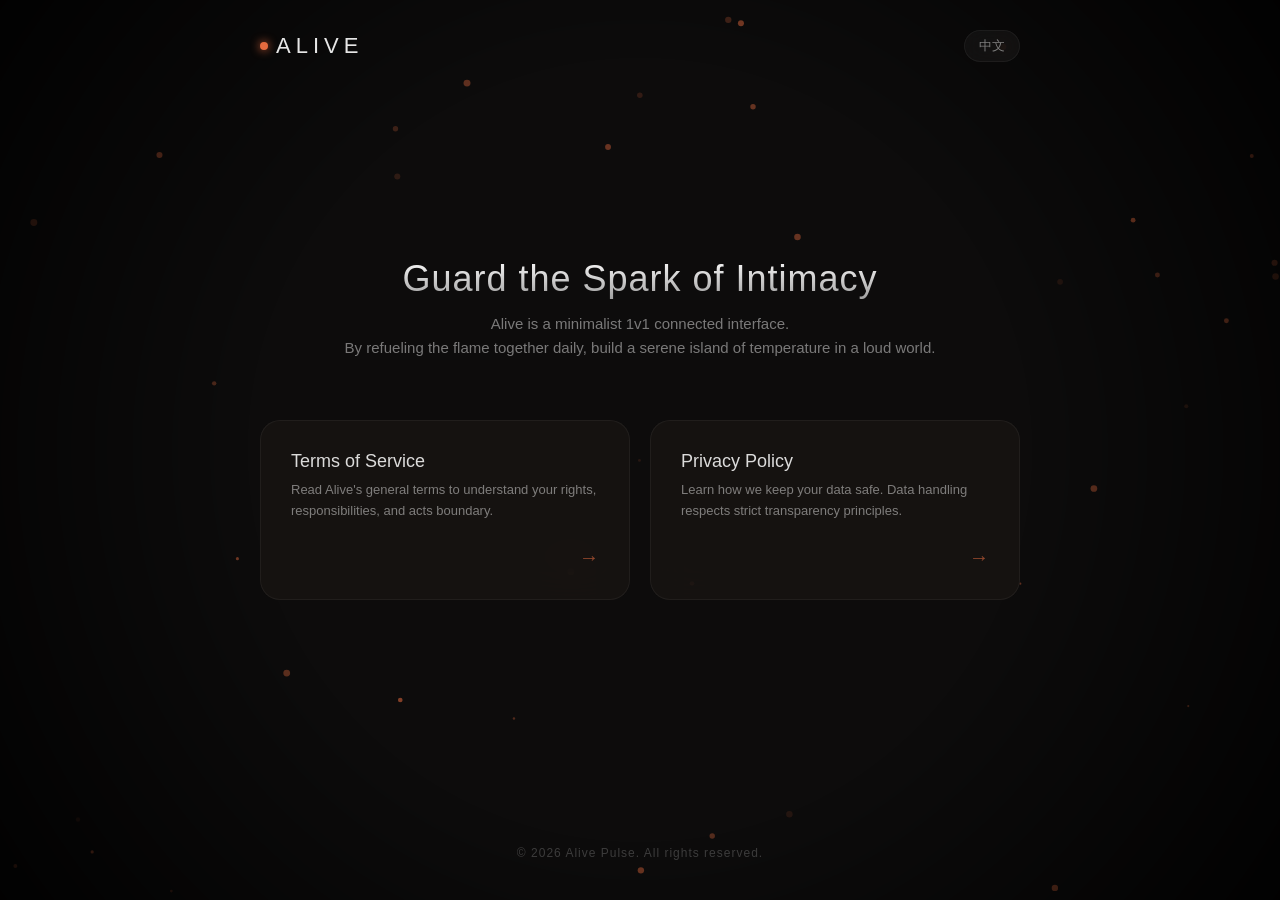
<file: index.html>
<!DOCTYPE html>
<html>
<head>
    <script>
        window.onload = function() {
            var userLang = navigator.language || navigator.userLanguage; 
            if (userLang.startsWith('zh')) {
                window.location.href = './zh/index.html';
            } else {
                window.location.href = './en/index.html';
            }
        }
    </script>
</head>
<body>
</body>
</html>
</file>
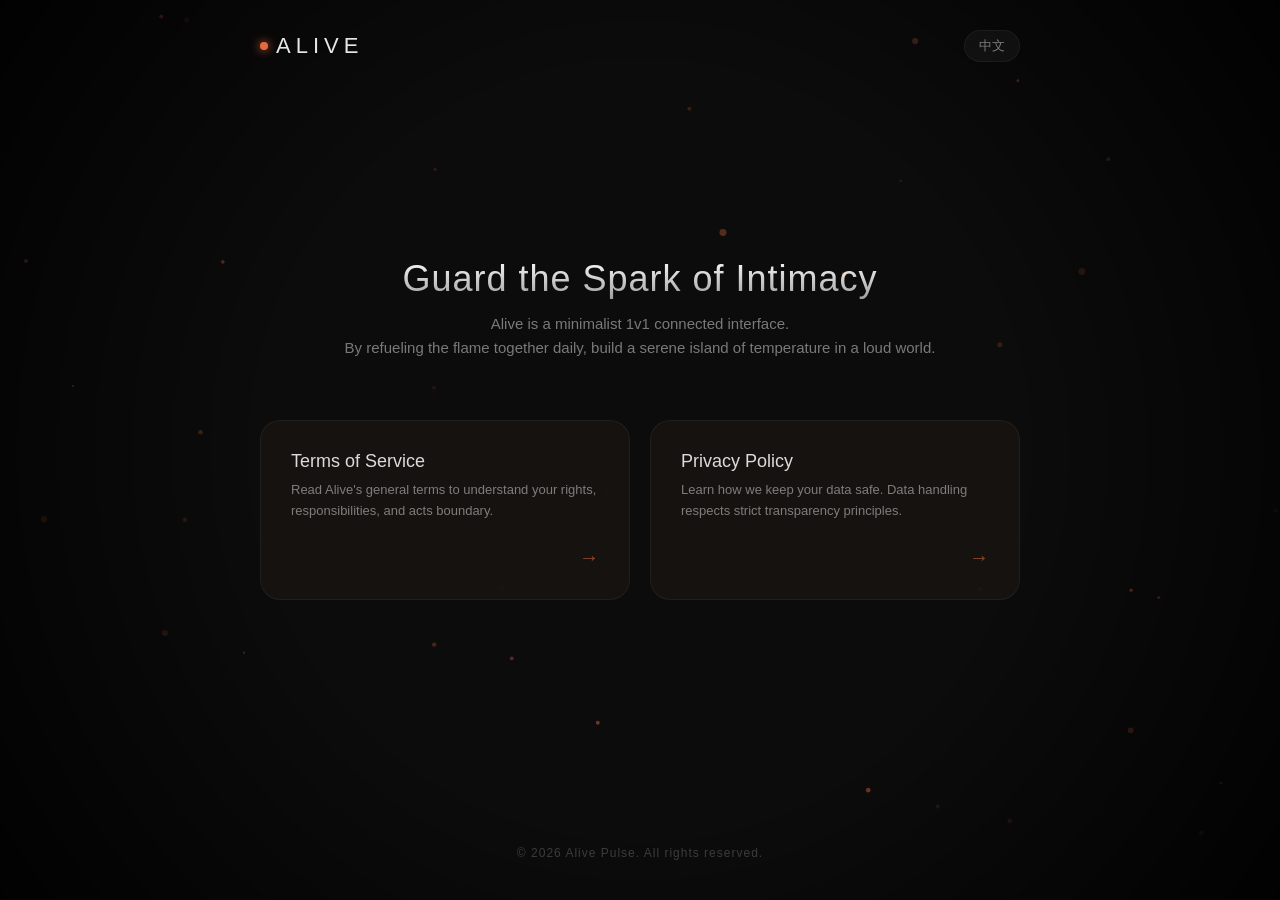
<file: en/index.html>
<!DOCTYPE html>
<html lang="en">
<head>
    <meta charset="UTF-8">
    <meta name="viewport" content="width=device-width, initial-scale=1.0">
    <title>Alive - 1v1 Intimacy Connect</title>
    <link rel="stylesheet" href="../assets/style.css">
    <script src="../assets/script.js" defer></script>
</head>
<body>
    <canvas id="bg-canvas"></canvas>
    <div class="vignette"></div>

    <header>
        <div class="logo">Alive</div>
        <div class="lang-switch" onclick="window.location.href='../zh/index.html'">中文</div>
    </header>

    <div class="container">
        <h1>Guard the Spark of Intimacy</h1>
        <p class="subtitle">Alive is a minimalist 1v1 connected interface.<br>By refueling the flame together daily, build a serene island of temperature in a loud world.</p>

        <div class="links-grid">
            <a href="agreement.html" class="card">
                <div>
                    <div class="card-title">Terms of Service</div>
                    <div class="card-desc">Read Alive's general terms to understand your rights, responsibilities, and acts boundary.</div>
                </div>
                <div class="card-arrow">→</div>
            </a>

            <a href="privacy.html" class="card">
                <div>
                    <div class="card-title">Privacy Policy</div>
                    <div class="card-desc">Learn how we keep your data safe. Data handling respects strict transparency principles.</div>
                </div>
                <div class="card-arrow">→</div>
            </a>
        </div>
    </div>

    <footer>
        © 2026 Alive Pulse. All rights reserved.
    </footer>
</body>
</html>
</file>
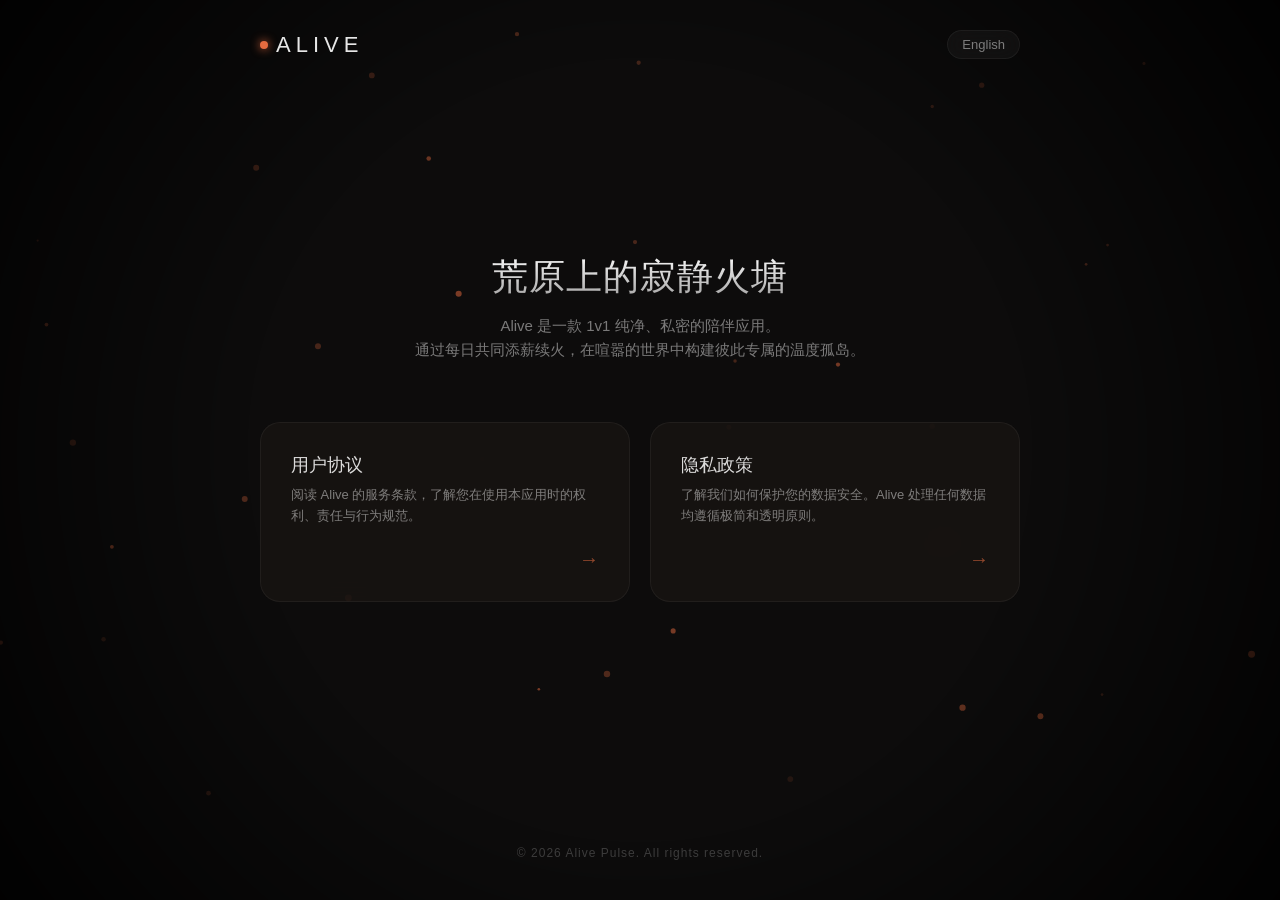
<file: zh/index.html>
<!DOCTYPE html>
<html lang="zh">
<head>
    <meta charset="UTF-8">
    <meta name="viewport" content="width=device-width, initial-scale=1.0">
    <title>Alive - 1v1 陪伴极简应用</title>
    <link rel="stylesheet" href="../assets/style.css">
    <script src="../assets/script.js" defer></script>
</head>
<body>
    <canvas id="bg-canvas"></canvas>
    <div class="vignette"></div>

    <header>
        <div class="logo">Alive</div>
        <div class="lang-switch" onclick="window.location.href='../en/index.html'">English</div>
    </header>

    <div class="container">
        <h1>荒原上的寂静火塘</h1>
        <p class="subtitle">Alive 是一款 1v1 纯净、私密的陪伴应用。<br>通过每日共同添薪续火，在喧嚣的世界中构建彼此专属的温度孤岛。</p>

        <div class="links-grid">
            <a href="agreement.html" class="card">
                <div>
                    <div class="card-title">用户协议</div>
                    <div class="card-desc">阅读 Alive 的服务条款，了解您在使用本应用时的权利、责任与行为规范。</div>
                </div>
                <div class="card-arrow">→</div>
            </a>

            <a href="privacy.html" class="card">
                <div>
                    <div class="card-title">隐私政策</div>
                    <div class="card-desc">了解我们如何保护您的数据安全。Alive 处理任何数据均遵循极简和透明原则。</div>
                </div>
                <div class="card-arrow">→</div>
            </a>
        </div>
    </div>

    <footer>
        © 2026 Alive Pulse. All rights reserved.
    </footer>
</body>
</html>
</file>
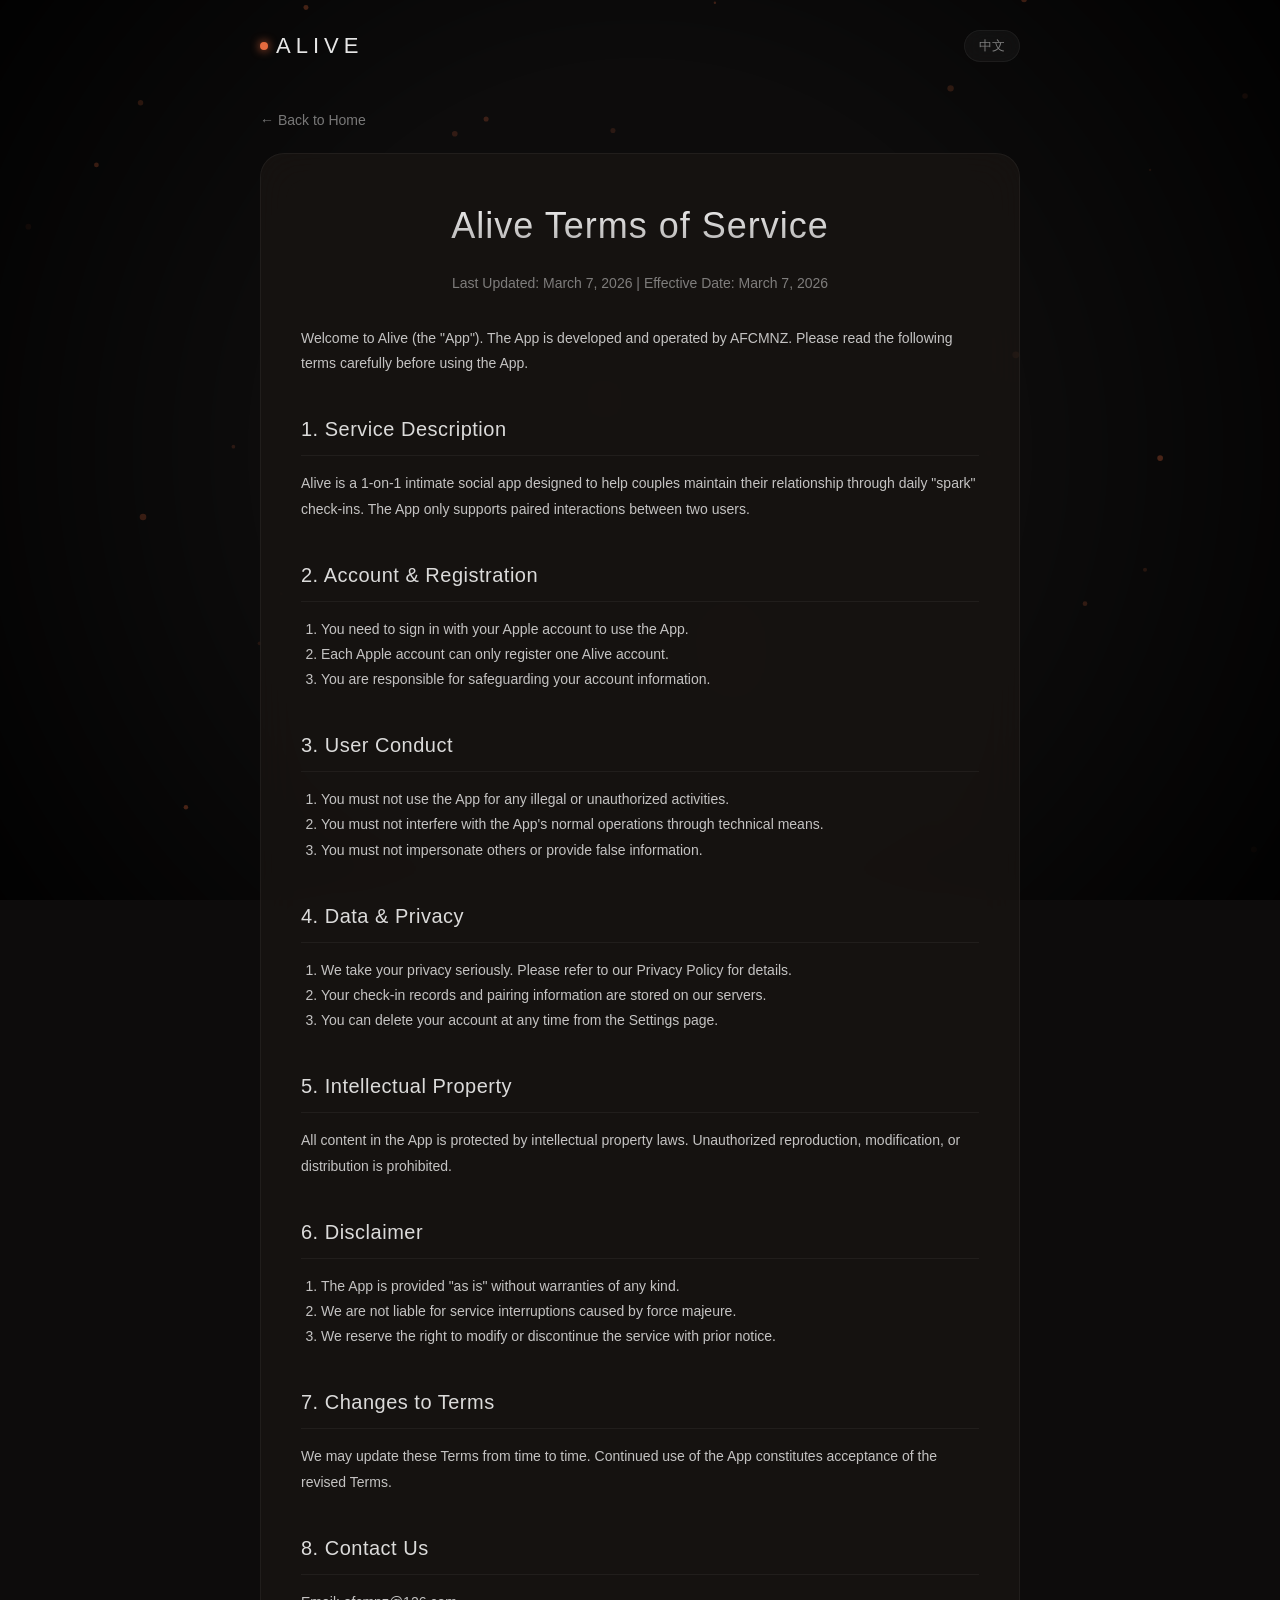
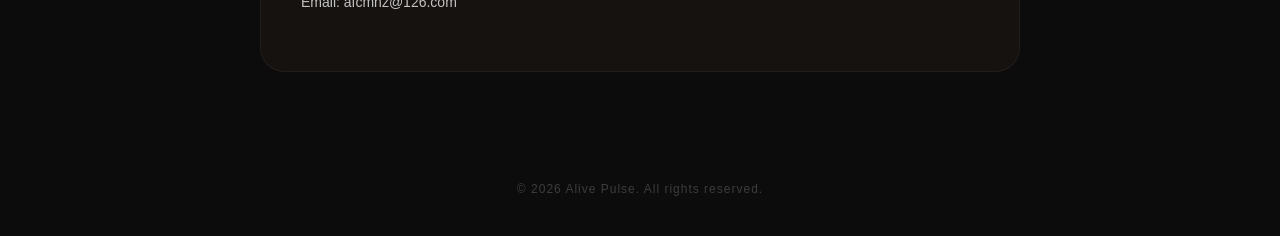
<file: en/agreement.html>
<!DOCTYPE html>
<html lang="en">
<head>
    <meta charset="UTF-8">
    <meta name="viewport" content="width=device-width, initial-scale=1.0">
    <title>Terms of Service - Alive</title>
    <link rel="stylesheet" href="../assets/style.css">
    <script src="../assets/script.js" defer></script>
</head>
<body>
    <canvas id="bg-canvas"></canvas>
    <div class="vignette"></div>

    <header>
        <div class="logo">Alive</div>
        <div class="lang-switch" onclick="window.location.href='../zh/agreement.html'">中文</div>
    </header>

    <div class="container">
        <a href="index.html" class="back-btn">← Back to Home</a>
        
        <div class="policy-box">
            <h1>Alive Terms of Service</h1>
            <p style="text-align: center; color: var(--text-secondary); margin-bottom: 30px;">Last Updated: March 7, 2026 | Effective Date: March 7, 2026</p>

            <p>Welcome to Alive (the "App"). The App is developed and operated by AFCMNZ. Please read the following terms carefully before using the App.</p>

            <h2>1. Service Description</h2>
            <p>Alive is a 1-on-1 intimate social app designed to help couples maintain their relationship through daily "spark" check-ins. The App only supports paired interactions between two users.</p>

            <h2>2. Account & Registration</h2>
            <ol>
                <li>You need to sign in with your Apple account to use the App.</li>
                <li>Each Apple account can only register one Alive account.</li>
                <li>You are responsible for safeguarding your account information.</li>
            </ol>

            <h2>3. User Conduct</h2>
            <ol>
                <li>You must not use the App for any illegal or unauthorized activities.</li>
                <li>You must not interfere with the App's normal operations through technical means.</li>
                <li>You must not impersonate others or provide false information.</li>
            </ol>

            <h2>4. Data & Privacy</h2>
            <ol>
                <li>We take your privacy seriously. Please refer to our Privacy Policy for details.</li>
                <li>Your check-in records and pairing information are stored on our servers.</li>
                <li>You can delete your account at any time from the Settings page.</li>
            </ol>

            <h2>5. Intellectual Property</h2>
            <p>All content in the App is protected by intellectual property laws. Unauthorized reproduction, modification, or distribution is prohibited.</p>

            <h2>6. Disclaimer</h2>
            <ol>
                <li>The App is provided "as is" without warranties of any kind.</li>
                <li>We are not liable for service interruptions caused by force majeure.</li>
                <li>We reserve the right to modify or discontinue the service with prior notice.</li>
            </ol>

            <h2>7. Changes to Terms</h2>
            <p>We may update these Terms from time to time. Continued use of the App constitutes acceptance of the revised Terms.</p>

            <h2>8. Contact Us</h2>
            <p>Email: afcmnz@126.com</p>
        </div>
    </div>

    <footer>
        © 2026 Alive Pulse. All rights reserved.
    </footer>
</body>
</html>
</file>
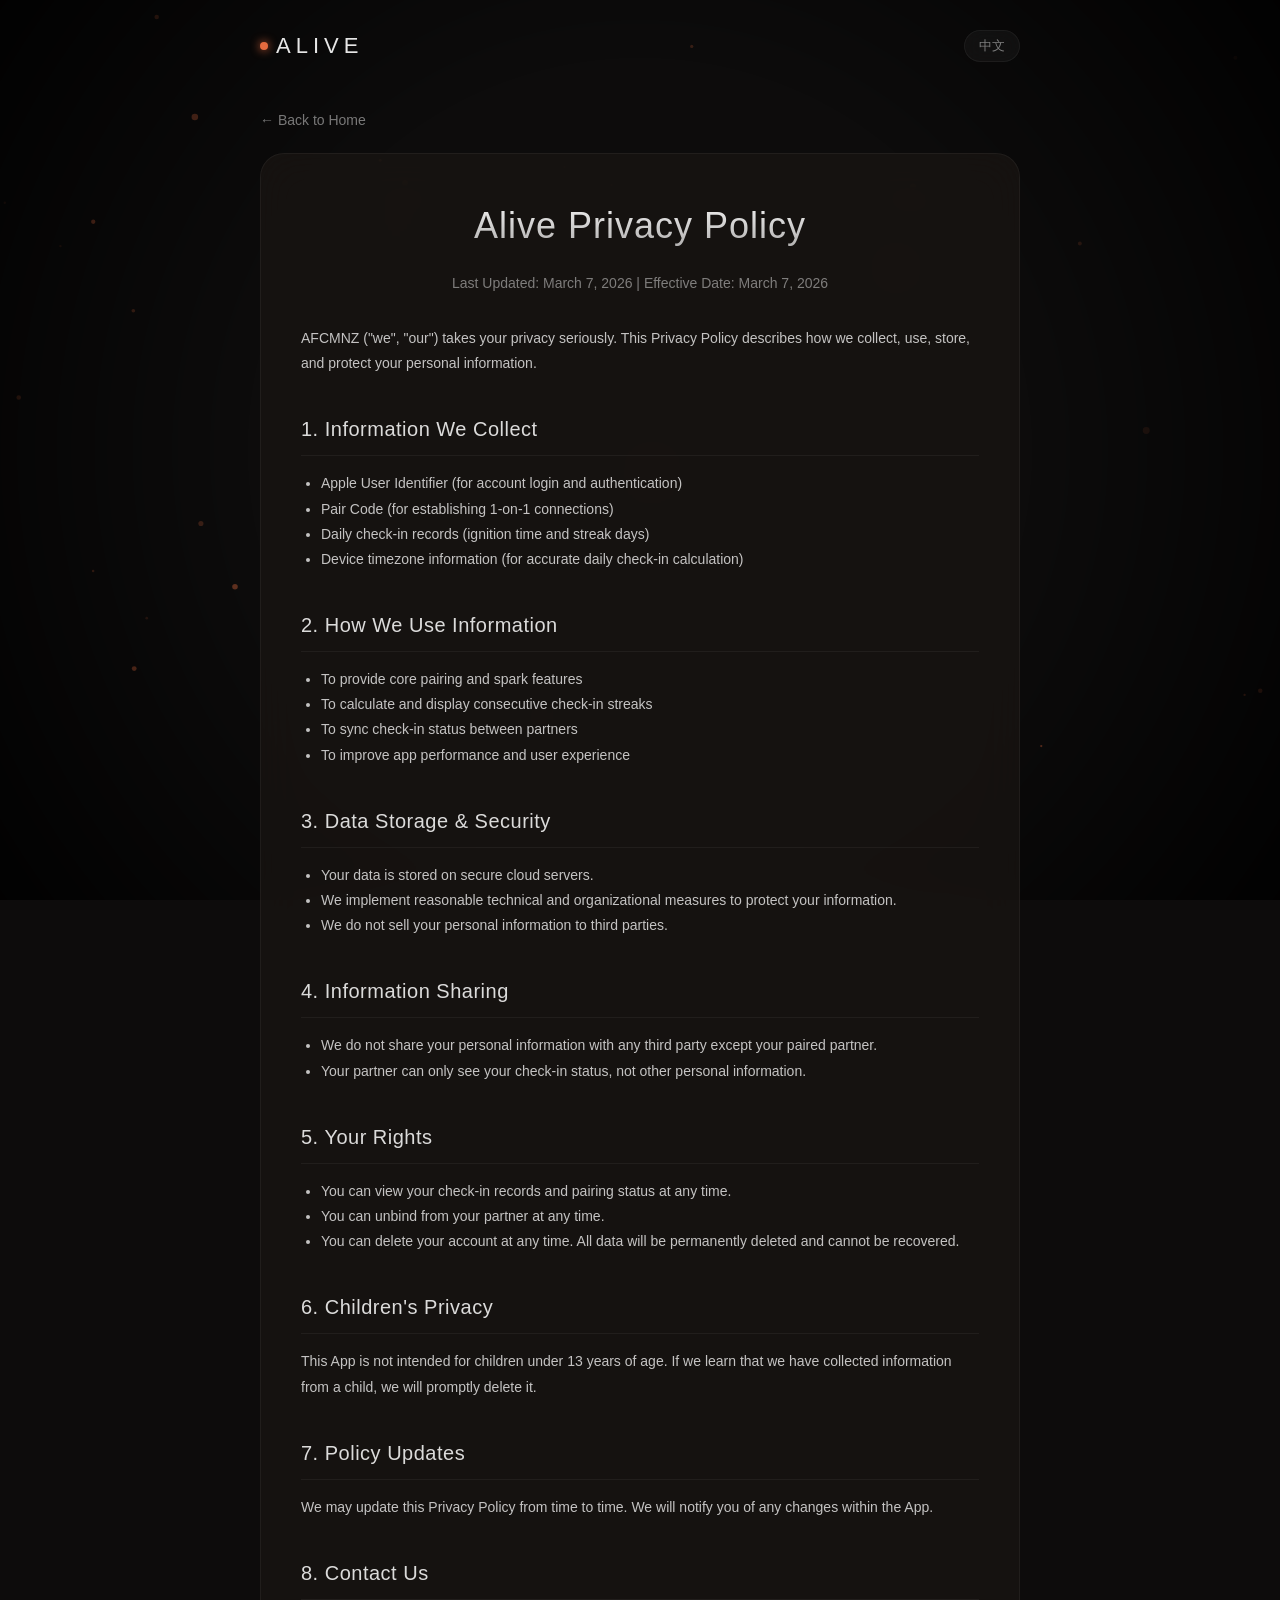
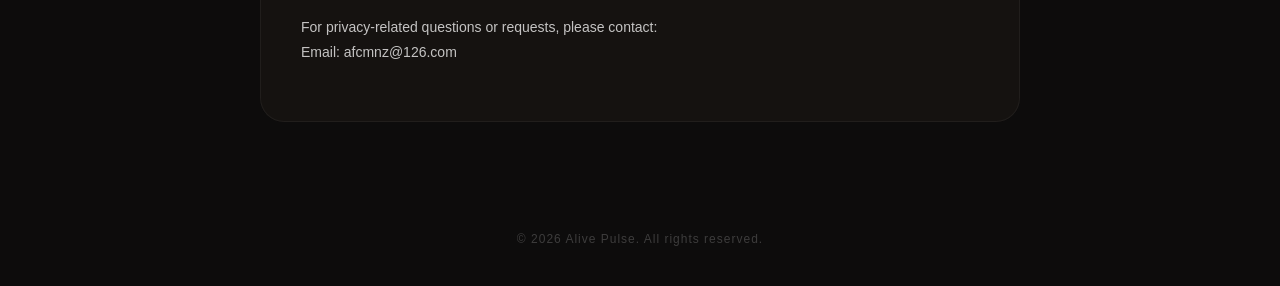
<file: en/privacy.html>
<!DOCTYPE html>
<html lang="en">
<head>
    <meta charset="UTF-8">
    <meta name="viewport" content="width=device-width, initial-scale=1.0">
    <title>Privacy Policy - Alive</title>
    <link rel="stylesheet" href="../assets/style.css">
    <script src="../assets/script.js" defer></script>
</head>
<body>
    <canvas id="bg-canvas"></canvas>
    <div class="vignette"></div>

    <header>
        <div class="logo">Alive</div>
        <div class="lang-switch" onclick="window.location.href='../zh/privacy.html'">中文</div>
    </header>

    <div class="container">
        <a href="index.html" class="back-btn">← Back to Home</a>
        
        <div class="policy-box">
            <h1>Alive Privacy Policy</h1>
            <p style="text-align: center; color: var(--text-secondary); margin-bottom: 30px;">Last Updated: March 7, 2026 | Effective Date: March 7, 2026</p>

            <p>AFCMNZ ("we", "our") takes your privacy seriously. This Privacy Policy describes how we collect, use, store, and protect your personal information.</p>

            <h2>1. Information We Collect</h2>
            <ul>
                <li>Apple User Identifier (for account login and authentication)</li>
                <li>Pair Code (for establishing 1-on-1 connections)</li>
                <li>Daily check-in records (ignition time and streak days)</li>
                <li>Device timezone information (for accurate daily check-in calculation)</li>
            </ul>

            <h2>2. How We Use Information</h2>
            <ul>
                <li>To provide core pairing and spark features</li>
                <li>To calculate and display consecutive check-in streaks</li>
                <li>To sync check-in status between partners</li>
                <li>To improve app performance and user experience</li>
            </ul>

            <h2>3. Data Storage & Security</h2>
            <ul>
                <li>Your data is stored on secure cloud servers.</li>
                <li>We implement reasonable technical and organizational measures to protect your information.</li>
                <li>We do not sell your personal information to third parties.</li>
            </ul>

            <h2>4. Information Sharing</h2>
            <ul>
                <li>We do not share your personal information with any third party except your paired partner.</li>
                <li>Your partner can only see your check-in status, not other personal information.</li>
            </ul>

            <h2>5. Your Rights</h2>
            <ul>
                <li>You can view your check-in records and pairing status at any time.</li>
                <li>You can unbind from your partner at any time.</li>
                <li>You can delete your account at any time. All data will be permanently deleted and cannot be recovered.</li>
            </ul>

            <h2>6. Children's Privacy</h2>
            <p>This App is not intended for children under 13 years of age. If we learn that we have collected information from a child, we will promptly delete it.</p>

            <h2>7. Policy Updates</h2>
            <p>We may update this Privacy Policy from time to time. We will notify you of any changes within the App.</p>

            <h2>8. Contact Us</h2>
            <p>For privacy-related questions or requests, please contact:<br>
            Email: afcmnz@126.com</p>
        </div>
    </div>

    <footer>
        © 2026 Alive Pulse. All rights reserved.
    </footer>
</body>
</html>
</file>
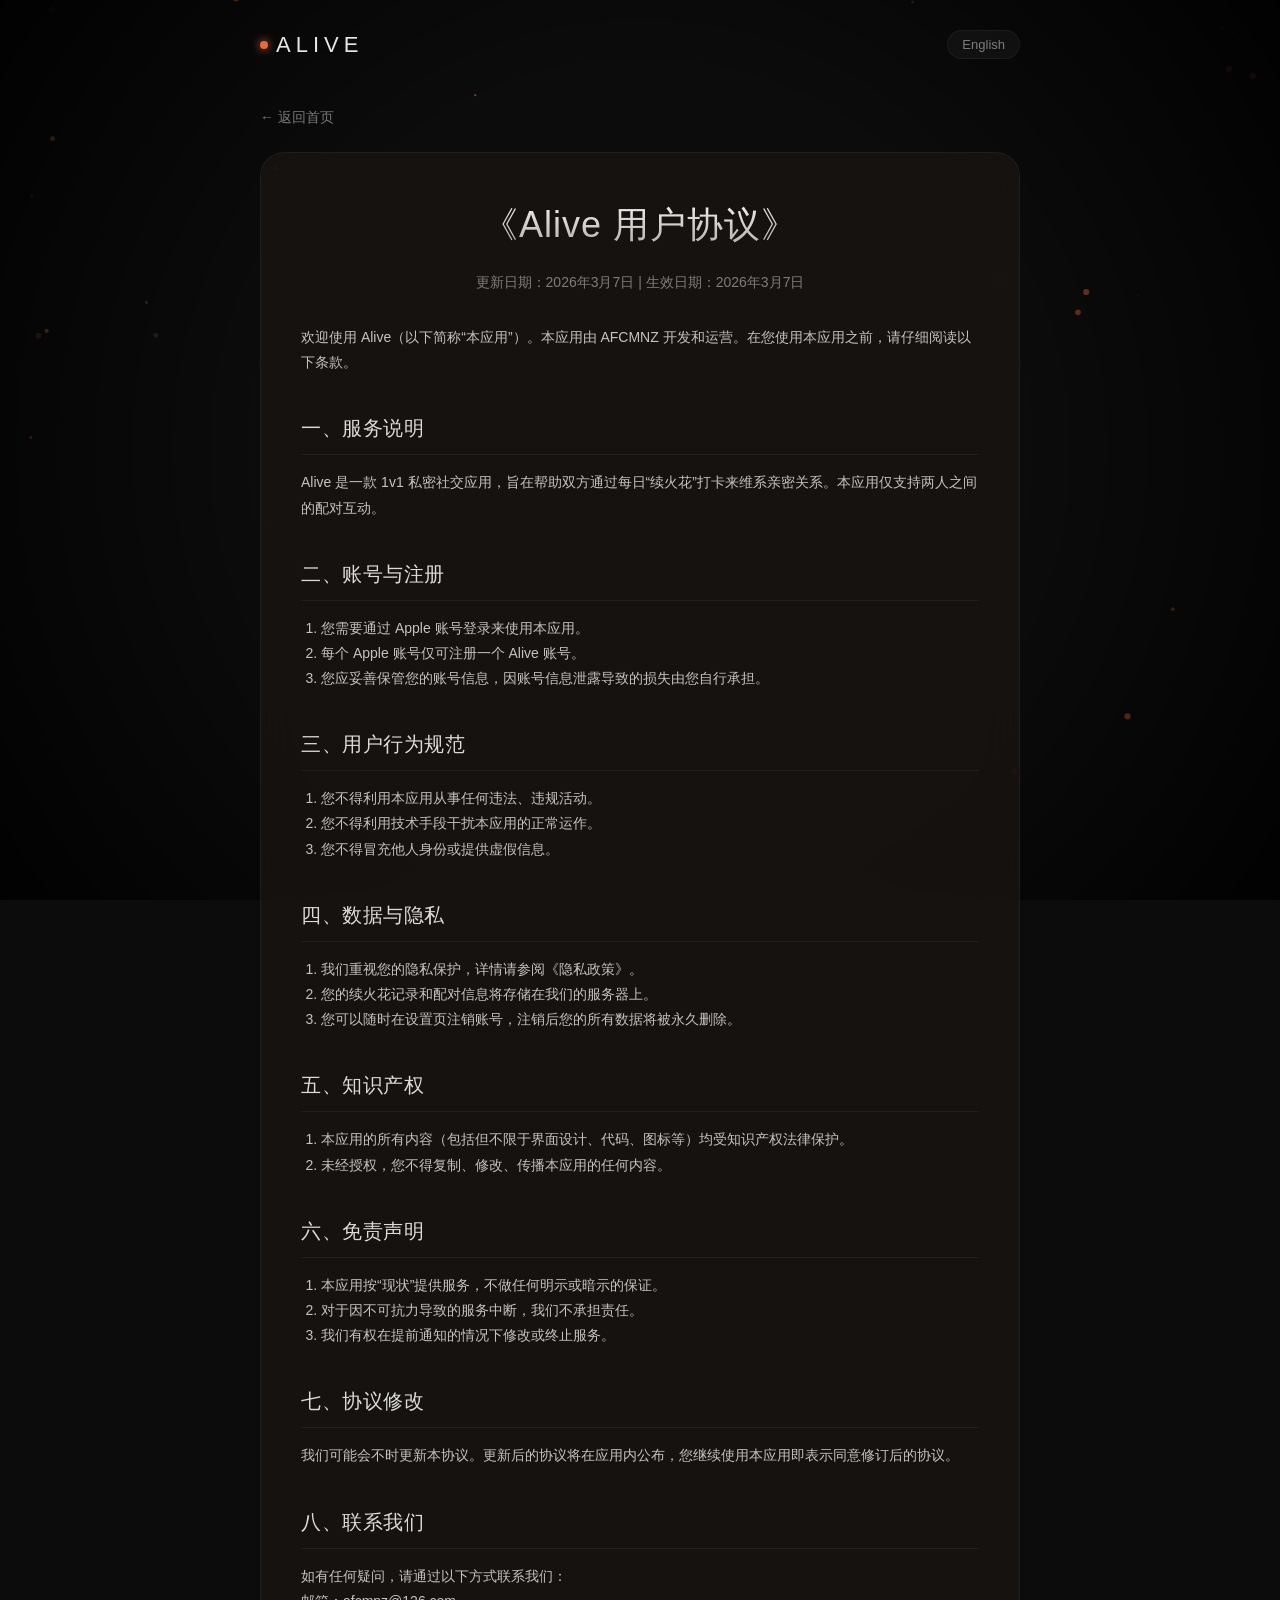
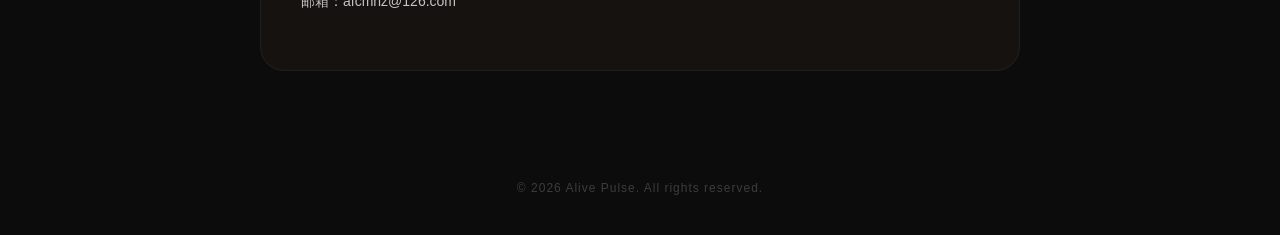
<file: zh/agreement.html>
<!DOCTYPE html>
<html lang="zh">
<head>
    <meta charset="UTF-8">
    <meta name="viewport" content="width=device-width, initial-scale=1.0">
    <title>用户协议 - Alive</title>
    <link rel="stylesheet" href="../assets/style.css">
    <script src="../assets/script.js" defer></script>
</head>
<body>
    <canvas id="bg-canvas"></canvas>
    <div class="vignette"></div>

    <header>
        <div class="logo">Alive</div>
        <div class="lang-switch" onclick="window.location.href='../en/agreement.html'">English</div>
    </header>

    <div class="container">
        <a href="index.html" class="back-btn">← 返回首页</a>
        
        <div class="policy-box">
            <h1>《Alive 用户协议》</h1>
            <p style="text-align: center; color: var(--text-secondary); margin-bottom: 30px;">更新日期：2026年3月7日 | 生效日期：2026年3月7日</p>

            <p>欢迎使用 Alive（以下简称“本应用”）。本应用由 AFCMNZ 开发和运营。在您使用本应用之前，请仔细阅读以下条款。</p>

            <h2>一、服务说明</h2>
            <p>Alive 是一款 1v1 私密社交应用，旨在帮助双方通过每日“续火花”打卡来维系亲密关系。本应用仅支持两人之间的配对互动。</p>

            <h2>二、账号与注册</h2>
            <ol>
                <li>您需要通过 Apple 账号登录来使用本应用。</li>
                <li>每个 Apple 账号仅可注册一个 Alive 账号。</li>
                <li>您应妥善保管您的账号信息，因账号信息泄露导致的损失由您自行承担。</li>
            </ol>

            <h2>三、用户行为规范</h2>
            <ol>
                <li>您不得利用本应用从事任何违法、违规活动。</li>
                <li>您不得利用技术手段干扰本应用的正常运作。</li>
                <li>您不得冒充他人身份或提供虚假信息。</li>
            </ol>

            <h2>四、数据与隐私</h2>
            <ol>
                <li>我们重视您的隐私保护，详情请参阅《隐私政策》。</li>
                <li>您的续火花记录和配对信息将存储在我们的服务器上。</li>
                <li>您可以随时在设置页注销账号，注销后您的所有数据将被永久删除。</li>
            </ol>

            <h2>五、知识产权</h2>
            <ol>
                <li>本应用的所有内容（包括但不限于界面设计、代码、图标等）均受知识产权法律保护。</li>
                <li>未经授权，您不得复制、修改、传播本应用的任何内容。</li>
            </ol>

            <h2>六、免责声明</h2>
            <ol>
                <li>本应用按“现状”提供服务，不做任何明示或暗示的保证。</li>
                <li>对于因不可抗力导致的服务中断，我们不承担责任。</li>
                <li>我们有权在提前通知的情况下修改或终止服务。</li>
            </ol>

            <h2>七、协议修改</h2>
            <p>我们可能会不时更新本协议。更新后的协议将在应用内公布，您继续使用本应用即表示同意修订后的协议。</p>

            <h2>八、联系我们</h2>
            <p>如有任何疑问，请通过以下方式联系我们：<br>
            邮箱：afcmnz@126.com</p>
        </div>
    </div>

    <footer>
        © 2026 Alive Pulse. All rights reserved.
    </footer>
</body>
</html>
</file>
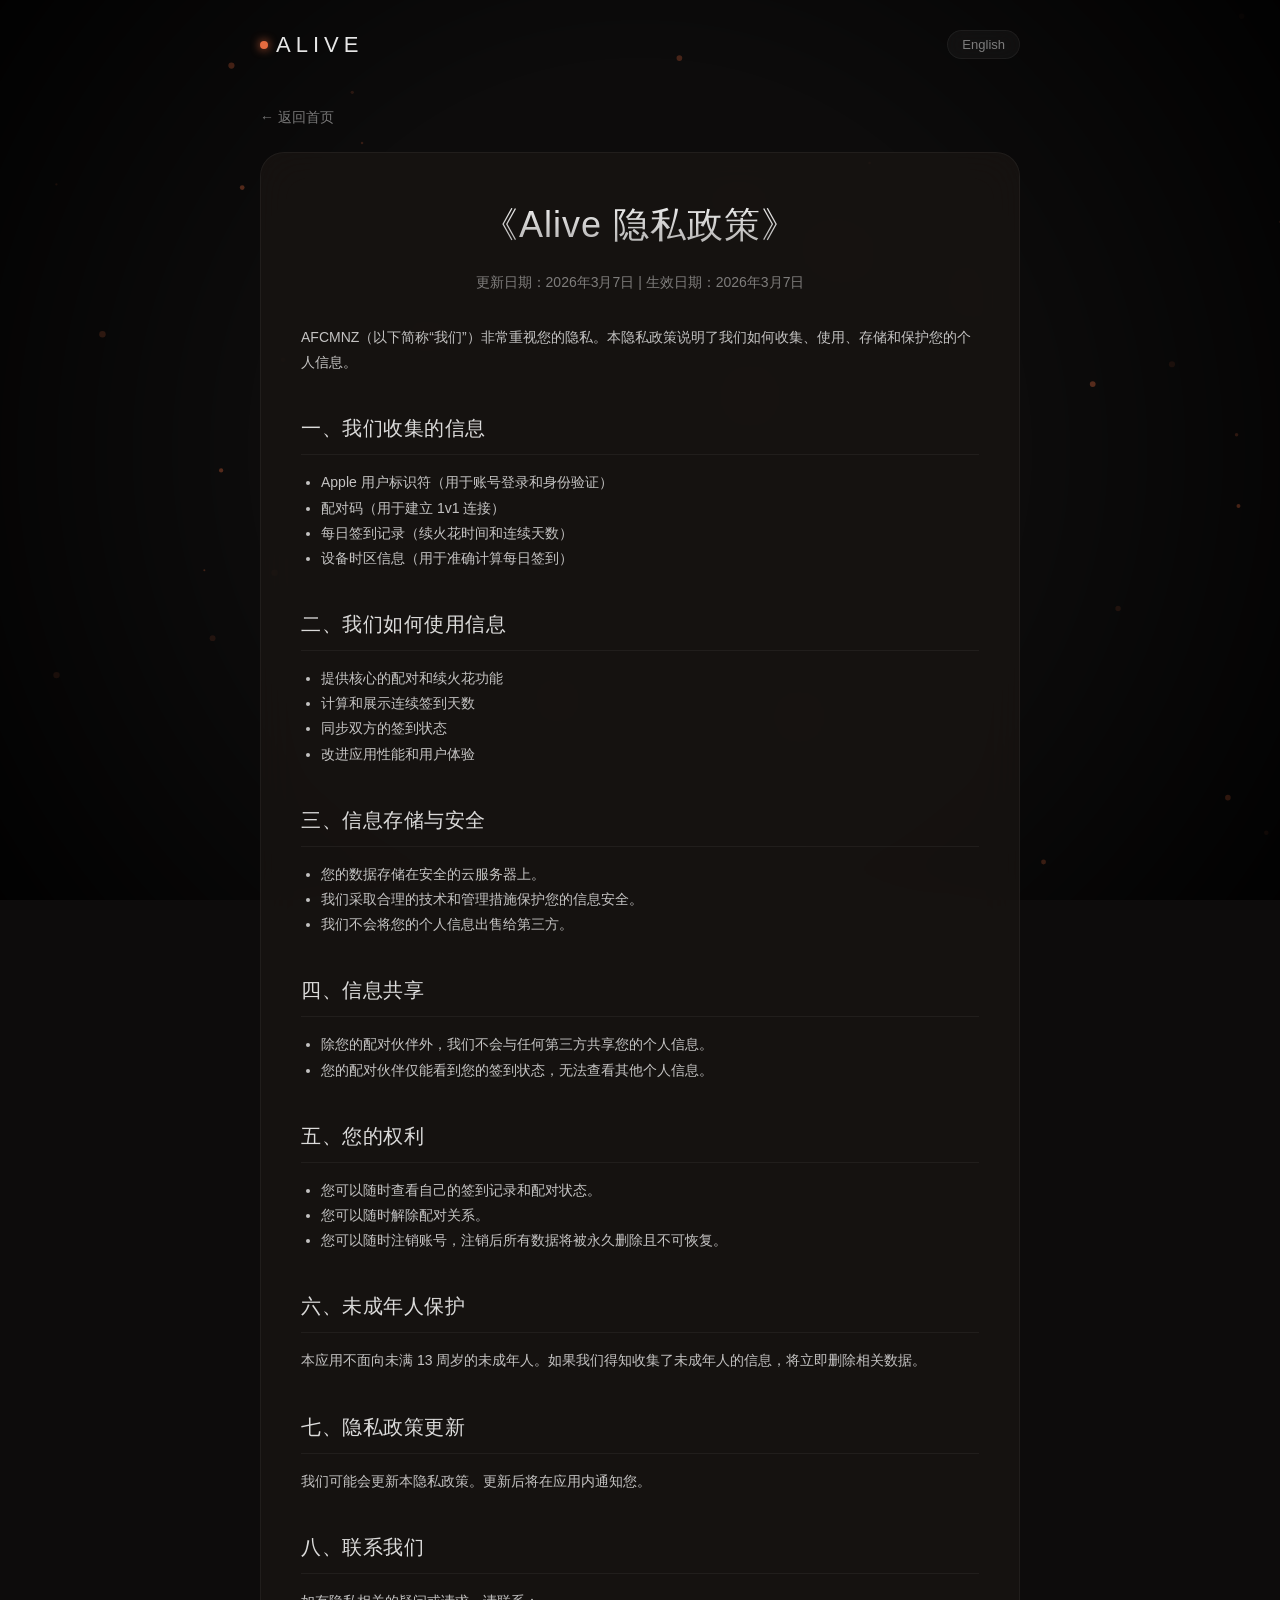
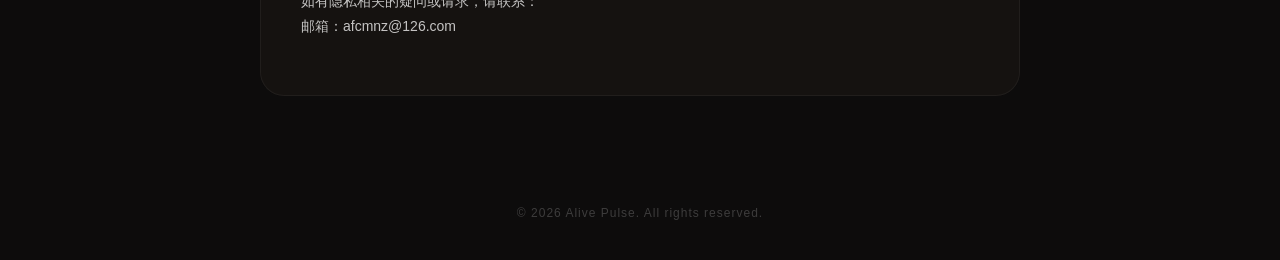
<file: zh/privacy.html>
<!DOCTYPE html>
<html lang="zh">
<head>
    <meta charset="UTF-8">
    <meta name="viewport" content="width=device-width, initial-scale=1.0">
    <title>隐私政策 - Alive</title>
    <link rel="stylesheet" href="../assets/style.css">
    <script src="../assets/script.js" defer></script>
</head>
<body>
    <canvas id="bg-canvas"></canvas>
    <div class="vignette"></div>

    <header>
        <div class="logo">Alive</div>
        <div class="lang-switch" onclick="window.location.href='../en/privacy.html'">English</div>
    </header>

    <div class="container">
        <a href="index.html" class="back-btn">← 返回首页</a>
        
        <div class="policy-box">
            <h1>《Alive 隐私政策》</h1>
            <p style="text-align: center; color: var(--text-secondary); margin-bottom: 30px;">更新日期：2026年3月7日 | 生效日期：2026年3月7日</p>

            <p>AFCMNZ（以下简称“我们”）非常重视您的隐私。本隐私政策说明了我们如何收集、使用、存储和保护您的个人信息。</p>

            <h2>一、我们收集的信息</h2>
            <ul>
                <li>Apple 用户标识符（用于账号登录和身份验证）</li>
                <li>配对码（用于建立 1v1 连接）</li>
                <li>每日签到记录（续火花时间和连续天数）</li>
                <li>设备时区信息（用于准确计算每日签到）</li>
            </ul>

            <h2>二、我们如何使用信息</h2>
            <ul>
                <li>提供核心的配对和续火花功能</li>
                <li>计算和展示连续签到天数</li>
                <li>同步双方的签到状态</li>
                <li>改进应用性能和用户体验</li>
            </ul>

            <h2>三、信息存储与安全</h2>
            <ul>
                <li>您的数据存储在安全的云服务器上。</li>
                <li>我们采取合理的技术和管理措施保护您的信息安全。</li>
                <li>我们不会将您的个人信息出售给第三方。</li>
            </ul>

            <h2>四、信息共享</h2>
            <ul>
                <li>除您的配对伙伴外，我们不会与任何第三方共享您的个人信息。</li>
                <li>您的配对伙伴仅能看到您的签到状态，无法查看其他个人信息。</li>
            </ul>

            <h2>五、您的权利</h2>
            <ul>
                <li>您可以随时查看自己的签到记录和配对状态。</li>
                <li>您可以随时解除配对关系。</li>
                <li>您可以随时注销账号，注销后所有数据将被永久删除且不可恢复。</li>
            </ul>

            <h2>六、未成年人保护</h2>
            <p>本应用不面向未满 13 周岁的未成年人。如果我们得知收集了未成年人的信息，将立即删除相关数据。</p>

            <h2>七、隐私政策更新</h2>
            <p>我们可能会更新本隐私政策。更新后将在应用内通知您。</p>

            <h2>八、联系我们</h2>
            <p>如有隐私相关的疑问或请求，请联系：<br>
            邮箱：afcmnz@126.com</p>
        </div>
    </div>

    <footer>
        © 2026 Alive Pulse. All rights reserved.
    </footer>
</body>
</html>
</file>
<file: assets/style.css>
* {
  margin: 0;
  padding: 0;
  box-sizing: border-box;
}

:root {
  --bg-color: #0d0c0c;
  --card-bg: rgba(26, 22, 19, 0.7);
  --border-color: rgba(255, 255, 255, 0.05);
  --text-primary: rgba(255, 255, 255, 0.85);
  --text-secondary: rgba(255, 255, 255, 0.45);
  --accent-color: #e56b3f; /* 篝火橙 */
  --accent-light: rgba(229, 107, 63, 0.2);
}

body {
  font-family: -apple-system, BlinkMacSystemFont, "SF Pro Text", "Helvetica Neue", Arial, sans-serif;
  background-color: var(--bg-color);
  color: var(--text-primary);
  min-height: 100vh;
  display: flex;
  flex-direction: column;
  align-items: center;
  overflow-x: hidden;
  position: relative;
}

/* 浮动背景火星 Canvas */
#bg-canvas {
  position: fixed;
  top: 0;
  left: 0;
  width: 100%;
  height: 100%;
  z-index: -1;
  pointer-events: none;
}

/* 渐变遮罩层 */
.vignette {
  position: fixed;
  top: 0;
  left: 0;
  width: 100%;
  height: 100%;
  z-index: 0;
  background: radial-gradient(circle at center, rgba(0,0,0,0) 50%, rgba(0,0,0,0.85) 100%);
  pointer-events: none;
}

/* 极简顶栏 */
header {
  width: 100%;
  max-width: 800px;
  padding: 30px 20px;
  display: flex;
  justify-content: space-between;
  align-items: center;
  z-index: 10;
}

.logo {
  font-weight: 300;
  font-size: 22px;
  letter-spacing: 5px;
  color: rgba(255, 255, 255, 0.9);
  text-transform: uppercase;
  display: flex;
  align-items: center;
  gap: 8px;
}

.logo::before {
  content: '';
  display: inline-block;
  width: 8px;
  height: 8px;
  background-color: var(--accent-color);
  border-radius: 50%;
  box-shadow: 0 0 10px var(--accent-color);
}

.lang-switch {
  cursor: pointer;
  background: rgba(255, 255, 255, 0.04);
  backdrop-filter: blur(10px);
  border: 1px solid var(--border-color);
  padding: 6px 14px;
  border-radius: 20px;
  font-size: 13px;
  color: var(--text-secondary);
  transition: all 0.3s ease;
}

.lang-switch:hover {
  background: rgba(255, 255, 255, 0.08);
  color: var(--text-primary);
  border-color: rgba(255, 255, 255, 0.1);
}

/* 主要内容容器 */
.container {
  width: 100%;
  max-width: 800px;
  padding: 20px;
  z-index: 5;
  flex: 1;
  display: flex;
  flex-direction: column;
  justify-content: center;
}

h1 {
  font-size: 36px;
  font-weight: 200;
  letter-spacing: 1px;
  margin-bottom: 12px;
  text-align: center;
  background: linear-gradient(180deg, #ffffff 0%, rgba(255,255,255,0.6) 100%);
  -webkit-background-clip: text;
  -webkit-text-fill-color: transparent;
}

h2 {
  font-size: 20px;
  font-weight: 300;
  letter-spacing: 0.5px;
  margin: 35px 0 15px 0;
  color: rgba(255, 255, 255, 0.85);
  border-bottom: 1px solid rgba(255, 255, 255, 0.05);
  padding-bottom: 8px;
}

.subtitle {
  font-size: 15px;
  color: var(--text-secondary);
  text-align: center;
  margin-bottom: 60px;
  font-weight: 300;
  line-height: 1.6;
}

.links-grid {
  display: grid;
  grid-template-columns: repeat(auto-fit, minmax(280px, 1fr));
  gap: 20px;
  margin-bottom: 40px;
}

.card {
  background: var(--card-bg);
  backdrop-filter: blur(20px);
  -webkit-backdrop-filter: blur(20px);
  border: 1px solid var(--border-color);
  border-radius: 20px;
  padding: 30px;
  text-decoration: none;
  color: inherit;
  transition: all 0.4s cubic-bezier(0.25, 1, 0.5, 1);
  display: flex;
  flex-direction: column;
  justify-content: space-between;
  min-height: 180px;
}

.card:hover {
  transform: translateY(-5px);
  border-color: rgba(229, 107, 63, 0.2);
  background: rgba(30, 25, 22, 0.8);
  box-shadow: 0 15px 30px rgba(0,0,0,0.4);
}

.card-title {
  font-size: 18px;
  font-weight: 400;
  color: rgba(255, 255, 255, 0.85);
  margin-bottom: 8px;
}

.card-desc {
  font-size: 13px;
  color: var(--text-secondary);
  line-height: 1.6;
  font-weight: 300;
}

.card-arrow {
  margin-top: auto;
  align-self: flex-end;
  color: var(--accent-color);
  opacity: 0.6;
  transition: transform 0.3s ease;
  font-size: 20px;
}

.card:hover .card-arrow {
  transform: translateX(5px);
  opacity: 1;
}

/* 文本页面专属样式 */
.policy-box {
  background: var(--card-bg);
  backdrop-filter: blur(20px);
  border: 1px solid var(--border-color);
  border-radius: 24px;
  padding: 40px;
  margin-bottom: 50px;
  line-height: 1.8;
  font-weight: 300;
  color: rgba(255, 255, 255, 0.75);
}

.policy-box p {
  margin-bottom: 16px;
  font-size: 14px;
}

.policy-box ol, .policy-box ul {
  margin-left: 20px;
  margin-bottom: 20px;
  font-size: 14px;
}

.back-btn {
  display: inline-flex;
  align-items: center;
  gap: 8px;
  margin-bottom: 25px;
  text-decoration: none;
  color: var(--text-secondary);
  font-size: 14px;
  transition: color 0.3s;
}

.back-btn:hover {
  color: var(--text-primary);
}

footer {
  width: 100%;
  padding: 40px 20px;
  text-align: center;
  color: rgba(255, 255, 255, 0.2);
  font-size: 12px;
  font-weight: 300;
  letter-spacing: 1px;
  z-index: 10;
}

@media (max-width: 600px) {
  h1 { font-size: 28px; }
  .policy-box { padding: 25px; }
  header { padding: 20px; }
}
</file>
